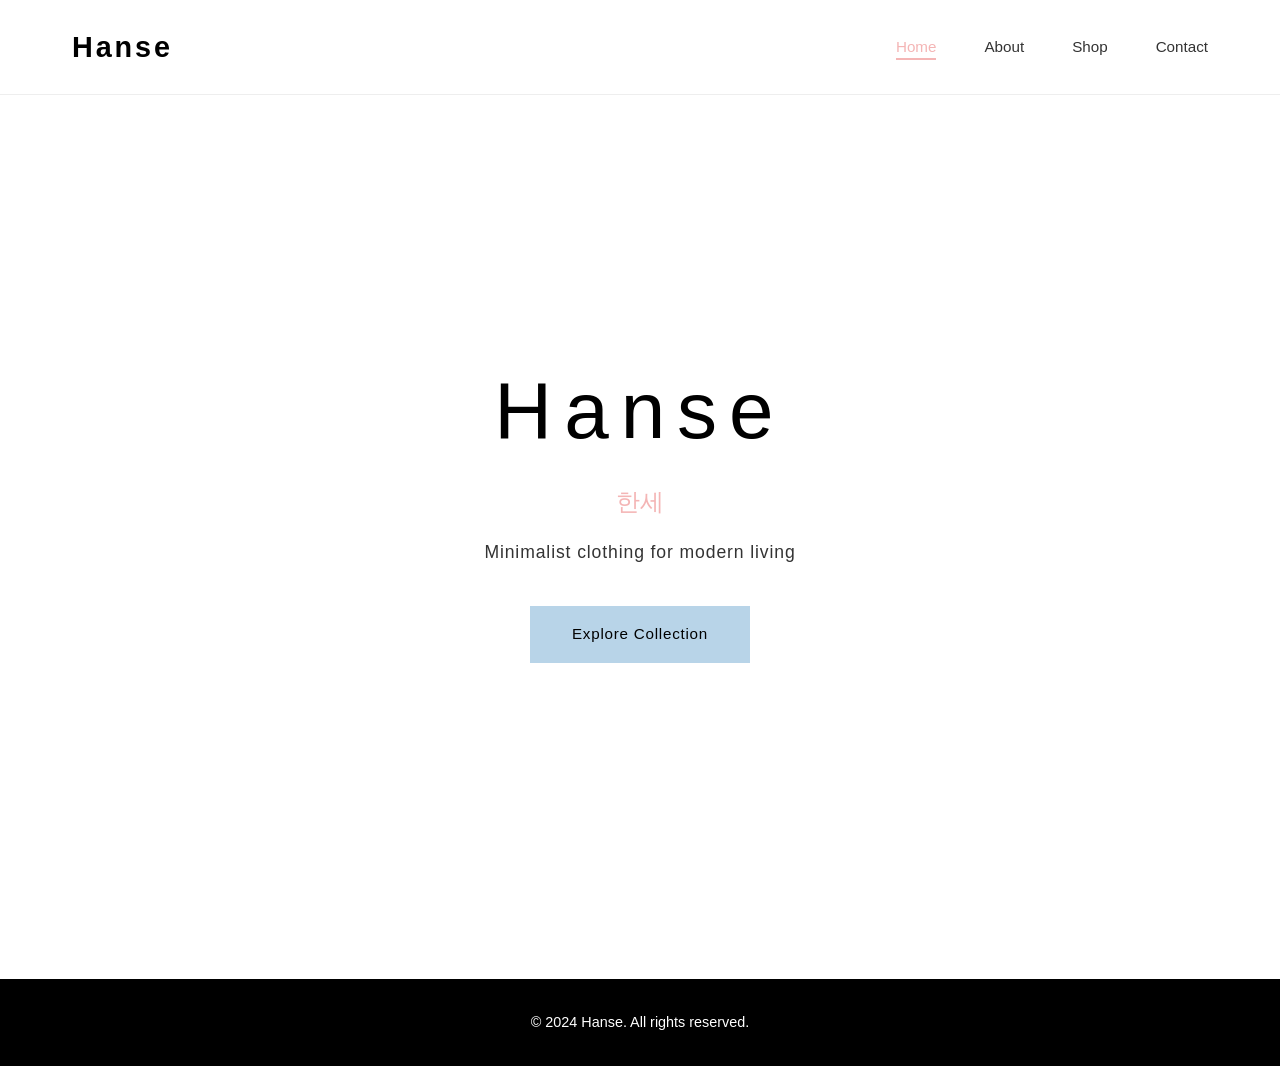
<file: index.html>
<!DOCTYPE html>
<html lang="en">
<head>
    <meta charset="UTF-8">
    <meta name="viewport" content="width=device-width, initial-scale=1.0">
    <title>Hanse - 한세</title>
    <link rel="stylesheet" href="styles.css">
</head>
<body>
    <!-- Navigation -->
    <nav class="navbar">
        <div class="nav-container">
            <div class="logo">Hanse</div>
            <ul class="nav-menu">
                <li><a href="index.html" class="nav-link active">Home</a></li>
                <li><a href="about.html" class="nav-link">About</a></li>
                <li><a href="shop.html" class="nav-link">Shop</a></li>
                <li><a href="contact.html" class="nav-link">Contact</a></li>
            </ul>
        </div>
    </nav>

    <!-- Home Page Content -->
    <main class="home-section">
        <div class="hero">
            <h1>Hanse</h1>
            <p class="subtitle">한세</p>
            <p class="tagline">Minimalist clothing for modern living</p>
            <a href="shop.html" class="cta-button">Explore Collection</a>
        </div>
    </main>

    <!-- Footer -->
    <footer class="footer">
        <p>&copy; 2024 Hanse. All rights reserved.</p>
    </footer>
</body>
</html>
</file>
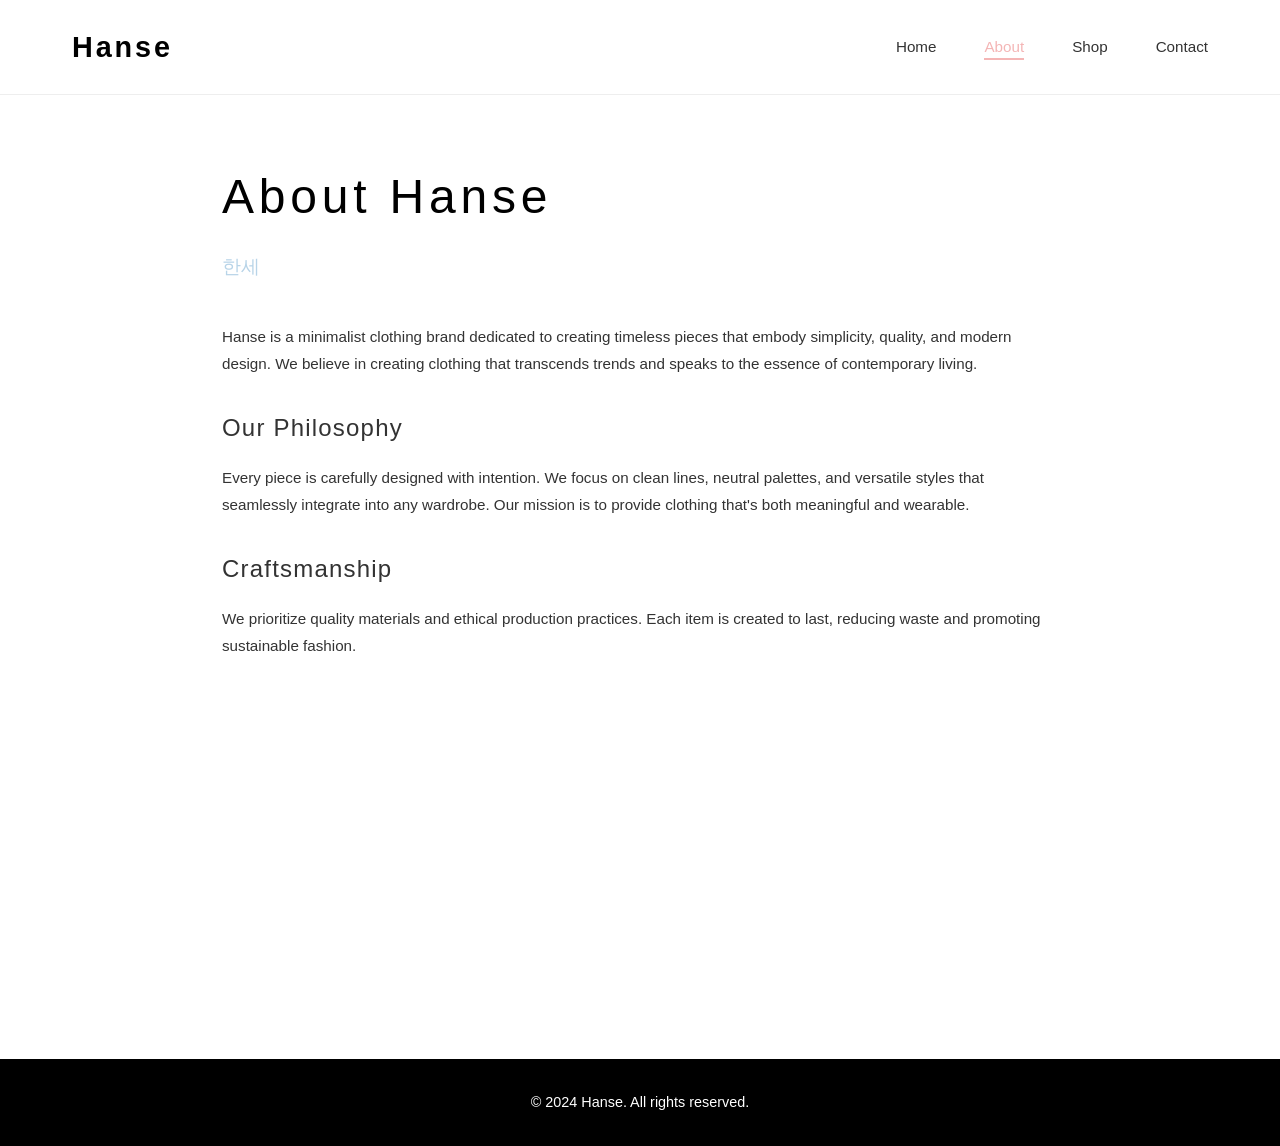
<file: about.html>
<!DOCTYPE html>
<html lang="en">
<head>
    <meta charset="UTF-8">
    <meta name="viewport" content="width=device-width, initial-scale=1.0">
    <title>About - Hanse</title>
    <link rel="stylesheet" href="styles.css">
</head>
<body>
    <!-- Navigation -->
    <nav class="navbar">
        <div class="nav-container">
            <div class="logo">Hanse</div>
            <ul class="nav-menu">
                <li><a href="index.html" class="nav-link">Home</a></li>
                <li><a href="about.html" class="nav-link active">About</a></li>
                <li><a href="shop.html" class="nav-link">Shop</a></li>
                <li><a href="contact.html" class="nav-link">Contact</a></li>
            </ul>
        </div>
    </nav>

    <!-- About Page Content -->
    <main class="about-section">
        <div class="content-container">
            <h1>About Hanse</h1>
            <p class="intro">한세</p>
            
            <div class="about-content">
                <p>
                    Hanse is a minimalist clothing brand dedicated to creating timeless pieces that embody simplicity, quality, and modern design. We believe in creating clothing that transcends trends and speaks to the essence of contemporary living.
                </p>
                
                <h2>Our Philosophy</h2>
                <p>
                    Every piece is carefully designed with intention. We focus on clean lines, neutral palettes, and versatile styles that seamlessly integrate into any wardrobe. Our mission is to provide clothing that's both meaningful and wearable.
                </p>
                
                <h2>Craftsmanship</h2>
                <p>
                    We prioritize quality materials and ethical production practices. Each item is created to last, reducing waste and promoting sustainable fashion.
                </p>
            </div>
        </div>
    </main>

    <!-- Footer -->
    <footer class="footer">
        <p>&copy; 2024 Hanse. All rights reserved.</p>
    </footer>
</body>
</html>
</file>
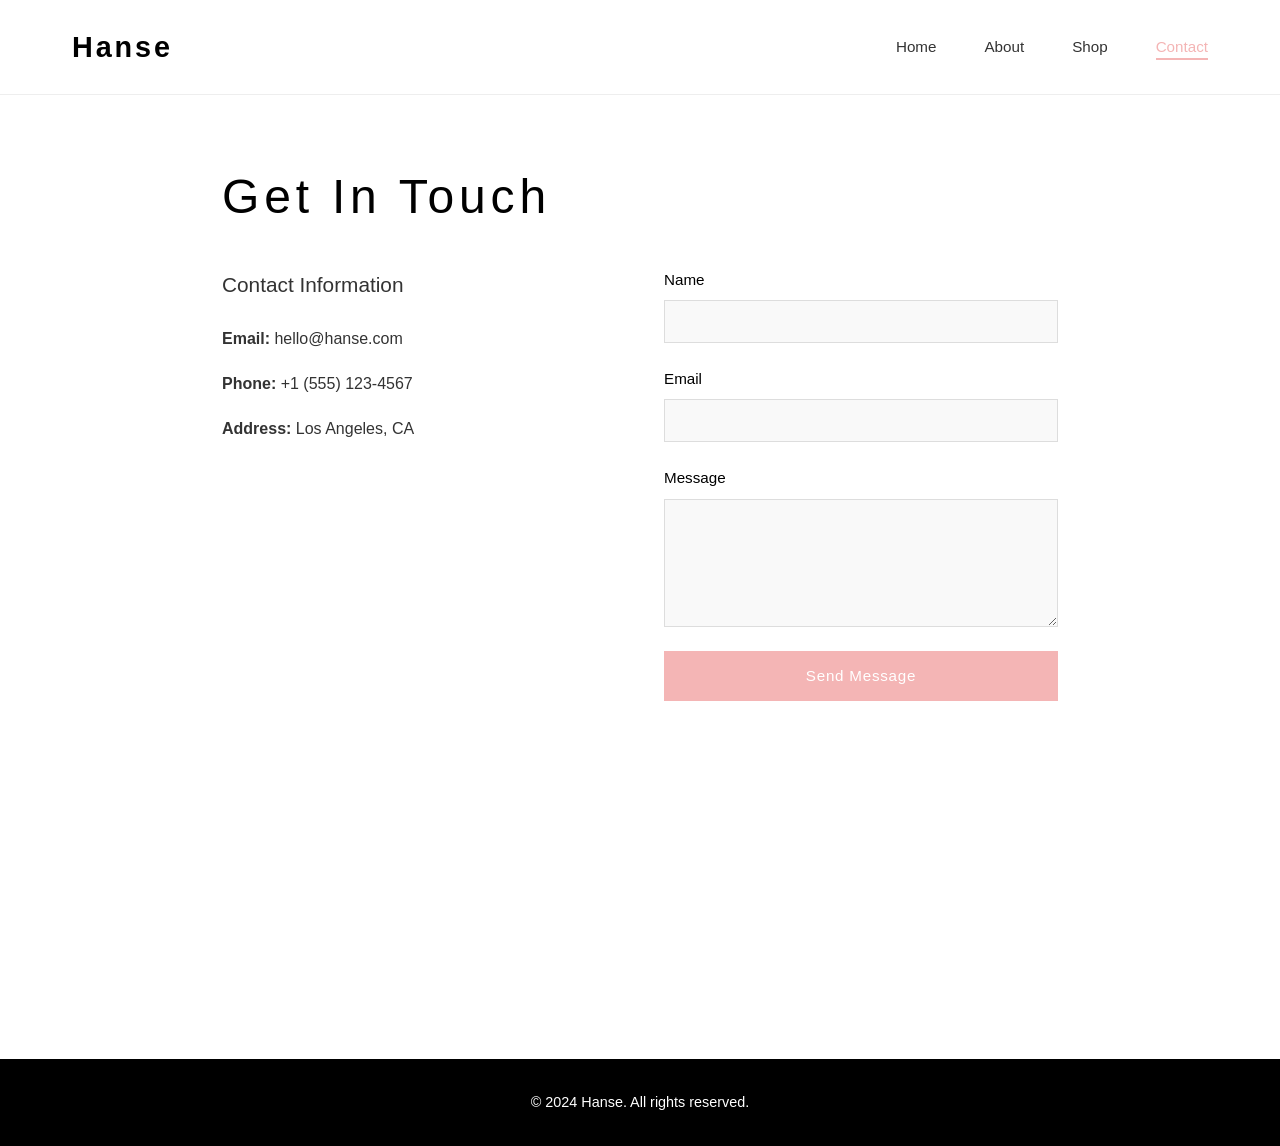
<file: contact.html>
<!DOCTYPE html>
<html lang="en">
<head>
    <meta charset="UTF-8">
    <meta name="viewport" content="width=device-width, initial-scale=1.0">
    <title>Contact - Hanse</title>
    <link rel="stylesheet" href="styles.css">
</head>
<body>
    <!-- Navigation -->
    <nav class="navbar">
        <div class="nav-container">
            <div class="logo">Hanse</div>
            <ul class="nav-menu">
                <li><a href="index.html" class="nav-link">Home</a></li>
                <li><a href="about.html" class="nav-link">About</a></li>
                <li><a href="shop.html" class="nav-link">Shop</a></li>
                <li><a href="contact.html" class="nav-link active">Contact</a></li>
            </ul>
        </div>
    </nav>

    <!-- Contact Page Content -->
    <main class="contact-section">
        <div class="content-container">
            <h1>Get In Touch</h1>
            
            <div class="contact-content">
                <div class="contact-info">
                    <h2>Contact Information</h2>
                    <p><strong>Email:</strong> hello@hanse.com</p>
                    <p><strong>Phone:</strong> +1 (555) 123-4567</p>
                    <p><strong>Address:</strong> Los Angeles, CA</p>
                </div>
                
                <form class="contact-form">
                    <div class="form-group">
                        <label for="name">Name</label>
                        <input type="text" id="name" name="name" required>
                    </div>
                    
                    <div class="form-group">
                        <label for="email">Email</label>
                        <input type="email" id="email" name="email" required>
                    </div>
                    
                    <div class="form-group">
                        <label for="message">Message</label>
                        <textarea id="message" name="message" rows="6" required></textarea>
                    </div>
                    
                    <button type="submit" class="submit-button">Send Message</button>
                </form>
            </div>
        </div>
    </main>

    <!-- Footer -->
    <footer class="footer">
        <p>&copy; 2024 Hanse. All rights reserved.</p>
    </footer>
</body>
</html>
</file>
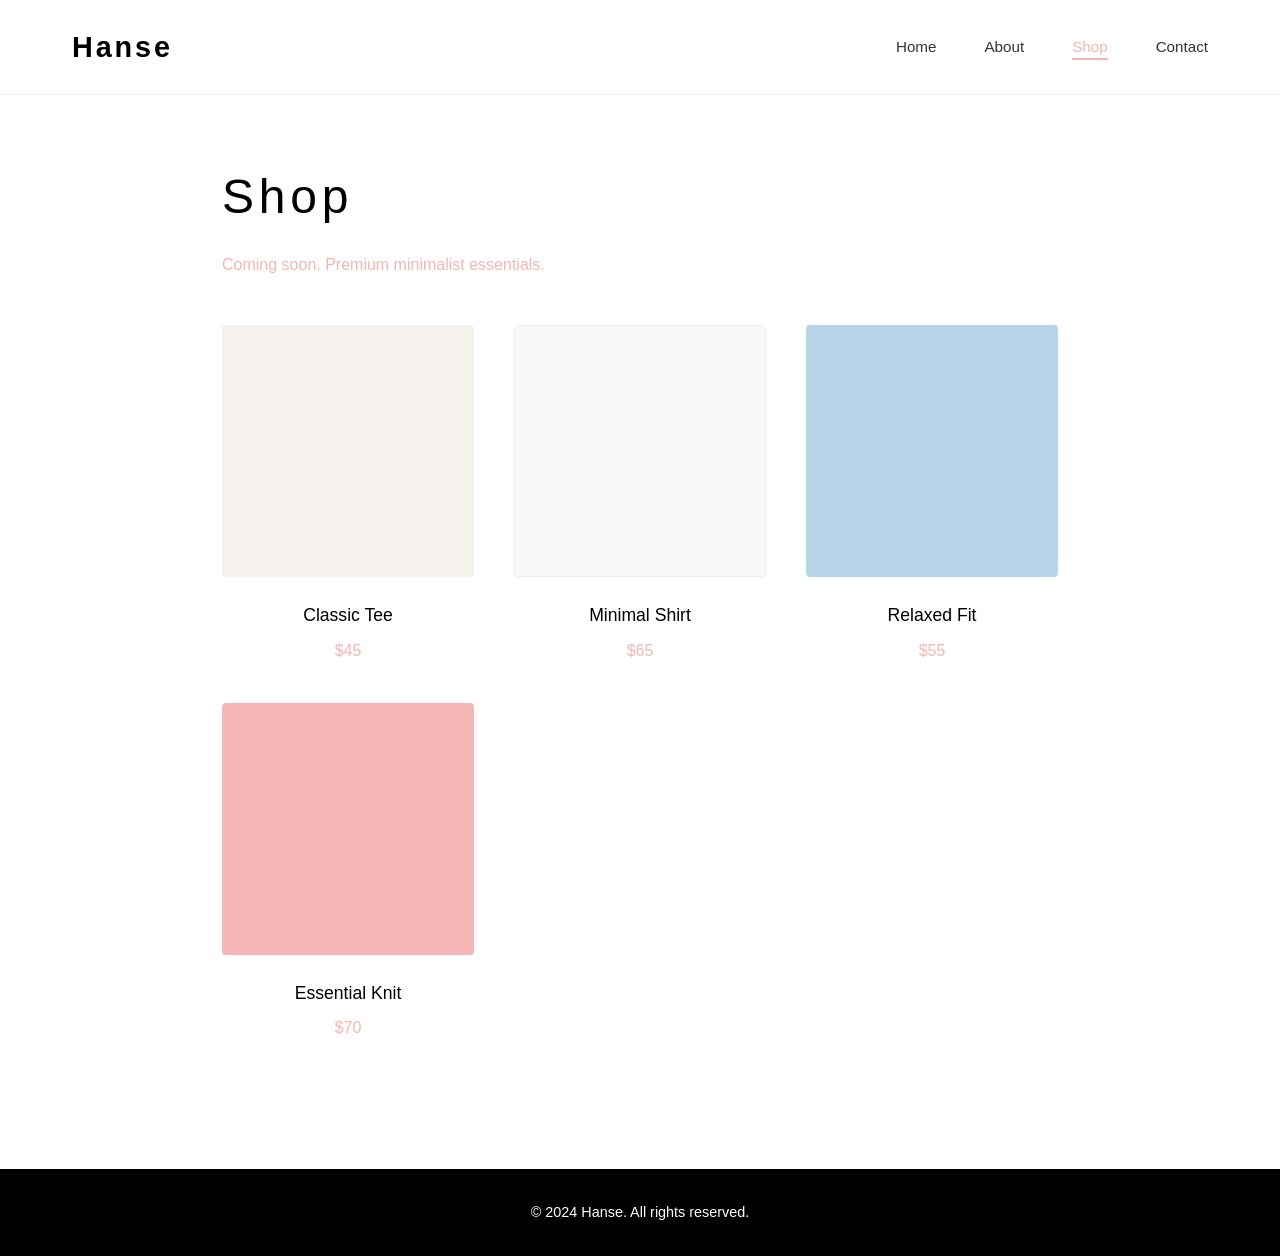
<file: shop.html>
<!DOCTYPE html>
<html lang="en">
<head>
    <meta charset="UTF-8">
    <meta name="viewport" content="width=device-width, initial-scale=1.0">
    <title>Shop - Hanse</title>
    <link rel="stylesheet" href="styles.css">
</head>
<body>
    <!-- Navigation -->
    <nav class="navbar">
        <div class="nav-container">
            <div class="logo">Hanse</div>
            <ul class="nav-menu">
                <li><a href="index.html" class="nav-link">Home</a></li>
                <li><a href="about.html" class="nav-link">About</a></li>
                <li><a href="shop.html" class="nav-link active">Shop</a></li>
                <li><a href="contact.html" class="nav-link">Contact</a></li>
            </ul>
        </div>
    </nav>

    <!-- Shop Page Content -->
    <main class="shop-section">
        <div class="content-container">
            <h1>Shop</h1>
            <p class="section-subtitle">Coming soon. Premium minimalist essentials.</p>
            
            <div class="shop-grid">
                <!-- Product Card 1 -->
                <div class="product-card">
                    <div class="product-image beige-bg"></div>
                    <h3>Classic Tee</h3>
                    <p class="price">$45</p>
                </div>
                
                <!-- Product Card 2 -->
                <div class="product-card">
                    <div class="product-image white-bg"></div>
                    <h3>Minimal Shirt</h3>
                    <p class="price">$65</p>
                </div>
                
                <!-- Product Card 3 -->
                <div class="product-card">
                    <div class="product-image pastel-blue-bg"></div>
                    <h3>Relaxed Fit</h3>
                    <p class="price">$55</p>
                </div>
                
                <!-- Product Card 4 -->
                <div class="product-card">
                    <div class="product-image pastel-red-bg"></div>
                    <h3>Essential Knit</h3>
                    <p class="price">$70</p>
                </div>
            </div>
        </div>
    </main>

    <!-- Footer -->
    <footer class="footer">
        <p>&copy; 2024 Hanse. All rights reserved.</p>
    </footer>
</body>
</html>
</file>
<file: styles.css>
/* ============================================
   Color Palette
   ============================================ */
:root {
    --white: #ffffff;
    --black: #000000;
    --beige: #f5f1ed;
    --pastel-red: #f4b5b5;
    --pastel-blue: #b8d4e8;
    --gray-light: #f9f9f9;
    --gray-dark: #333333;
}

/* ============================================
   Global Styles
   ============================================ */
* {
    margin: 0;
    padding: 0;
    box-sizing: border-box;
}

html {
    scroll-behavior: smooth;
}

body {
    font-family: -apple-system, BlinkMacSystemFont, 'Segoe UI', Roboto, 'Helvetica Neue', Arial, sans-serif;
    background-color: var(--white);
    color: var(--gray-dark);
    line-height: 1.6;
}

/* ============================================
   Navigation
   ============================================ */
.navbar {
    background-color: var(--white);
    border-bottom: 1px solid #eee;
    position: sticky;
    top: 0;
    z-index: 100;
}

.nav-container {
    max-width: 1200px;
    margin: 0 auto;
    padding: 1.5rem 2rem;
    display: flex;
    justify-content: space-between;
    align-items: center;
}

.logo {
    font-size: 1.8rem;
    font-weight: 600;
    color: var(--black);
    letter-spacing: 0.1em;
}

.nav-menu {
    display: flex;
    list-style: none;
    gap: 3rem;
}

.nav-link {
    text-decoration: none;
    color: var(--gray-dark);
    font-size: 0.95rem;
    font-weight: 500;
    transition: color 0.3s ease;
    position: relative;
}

.nav-link:hover {
    color: var(--pastel-red);
}

.nav-link.active {
    color: var(--pastel-red);
}

.nav-link.active::after {
    content: '';
    position: absolute;
    bottom: -5px;
    left: 0;
    width: 100%;
    height: 2px;
    background-color: var(--pastel-red);
}

/* ============================================
   Home Section
   ============================================ */
.home-section {
    min-height: calc(100vh - 80px);
    display: flex;
    align-items: center;
    justify-content: center;
    background: var(--white);
}

.hero {
    text-align: center;
    padding: 2rem;
}

.hero h1 {
    font-size: 5rem;
    font-weight: 300;
    letter-spacing: 0.15em;
    color: var(--black);
    margin-bottom: 0.5rem;
}

.subtitle {
    font-size: 1.5rem;
    color: var(--pastel-red);
    margin-bottom: 1rem;
    font-weight: 300;
}

.tagline {
    font-size: 1.1rem;
    color: var(--gray-dark);
    margin-bottom: 2.5rem;
    font-weight: 300;
    letter-spacing: 0.05em;
}

.cta-button {
    display: inline-block;
    padding: 0.9rem 2.5rem;
    background-color: var(--pastel-blue);
    color: var(--black);
    text-decoration: none;
    font-weight: 500;
    font-size: 0.95rem;
    border: 2px solid var(--pastel-blue);
    transition: all 0.3s ease;
    letter-spacing: 0.05em;
}

.cta-button:hover {
    background-color: var(--white);
    border-color: var(--pastel-blue);
    color: var(--black);
}

.brand-logo {
    display: block;
    margin: 0 auto 1.2rem auto;
    max-width: 80px;
    max-height: 80px;
    width: 100%;
    height: auto;
}

/* ============================================
   Content Container
   ============================================ */
.content-container {
    max-width: 900px;
    margin: 0 auto;
    padding: 4rem 2rem;
}

.content-container h1 {
    font-size: 3rem;
    font-weight: 300;
    letter-spacing: 0.1em;
    margin-bottom: 1rem;
    color: var(--black);
}

.section-subtitle {
    color: var(--pastel-red);
    font-size: 1rem;
    margin-bottom: 3rem;
    font-weight: 300;
}

/* ============================================
   About Section
   ============================================ */
.about-section {
    background-color: var(--white);
    min-height: 100vh;
}

.about-content {
    margin-top: 2.5rem;
}

.about-content p {
    margin-bottom: 1.5rem;
    line-height: 1.8;
    font-size: 0.95rem;
    color: var(--gray-dark);
}

.about-content h2 {
    font-size: 1.5rem;
    font-weight: 400;
    margin-top: 2rem;
    margin-bottom: 1rem;
    letter-spacing: 0.05em;
}

.intro {
    font-size: 1.2rem;
    color: var(--pastel-blue);
    margin-bottom: 2rem;
}

/* ============================================
   Shop Section
   ============================================ */
.shop-section {
    background-color: var(--white);
    min-height: 100vh;
}

.shop-grid {
    display: grid;
    grid-template-columns: repeat(auto-fit, minmax(250px, 1fr));
    gap: 2.5rem;
    margin-top: 3rem;
}

.product-card {
    text-align: center;
    transition: transform 0.3s ease;
}

.product-card:hover {
    transform: translateY(-5px);
}

.product-image {
    width: 100%;
    aspect-ratio: 1;
    margin-bottom: 1.5rem;
    border-radius: 4px;
    transition: transform 0.3s ease;
}

.product-card:hover .product-image {
    transform: scale(1.02);
}

.beige-bg {
    background-color: var(--beige);
}

.white-bg {
    background-color: var(--gray-light);
    border: 1px solid #eee;
}

.pastel-blue-bg {
    background-color: var(--pastel-blue);
}

.pastel-red-bg {
    background-color: var(--pastel-red);
}

.product-card h3 {
    font-size: 1.1rem;
    font-weight: 500;
    margin-bottom: 0.5rem;
    color: var(--black);
}

.price {
    font-size: 1rem;
    color: var(--pastel-red);
    font-weight: 500;
}

/* ============================================
   Contact Section
   ============================================ */
.contact-section {
    background-color: var(--white);
    min-height: 100vh;
}

.contact-content {
    display: grid;
    grid-template-columns: 1fr 1fr;
    gap: 3rem;
    margin-top: 2rem;
}

.contact-info h2 {
    font-size: 1.3rem;
    font-weight: 400;
    margin-bottom: 1.5rem;
}

.contact-info p {
    margin-bottom: 1rem;
    line-height: 1.8;
    color: var(--gray-dark);
}

/* ============================================
   Contact Form
   ============================================ */
.contact-form {
    display: flex;
    flex-direction: column;
    gap: 1.5rem;
}

.form-group {
    display: flex;
    flex-direction: column;
}

.form-group label {
    font-weight: 500;
    margin-bottom: 0.5rem;
    color: var(--black);
    font-size: 0.95rem;
}

.form-group input,
.form-group textarea {
    border: 1px solid #ddd;
    padding: 0.75rem;
    font-family: inherit;
    font-size: 0.95rem;
    background-color: var(--gray-light);
    color: var(--gray-dark);
    transition: border-color 0.3s ease;
}

.form-group input:focus,
.form-group textarea:focus {
    outline: none;
    border-color: var(--pastel-blue);
    background-color: var(--white);
}

.submit-button {
    padding: 0.9rem 1.5rem;
    background-color: var(--pastel-red);
    color: var(--white);
    border: 2px solid var(--pastel-red);
    font-weight: 500;
    cursor: pointer;
    transition: all 0.3s ease;
    font-size: 0.95rem;
    letter-spacing: 0.05em;
}

.submit-button:hover {
    background-color: var(--white);
    color: var(--pastel-red);
}

/* ============================================
   Footer
   ============================================ */
.footer {
    background-color: var(--black);
    color: var(--white);
    text-align: center;
    padding: 2rem;
    margin-top: 4rem;
    font-size: 0.9rem;
}

/* ============================================
   Responsive Design
   ============================================ */
@media (max-width: 768px) {
    .nav-menu {
        gap: 1.5rem;
    }

    .nav-link {
        font-size: 0.85rem;
    }

    .hero h1 {
        font-size: 2.5rem;
    }

    .hero {
        padding: 2rem 1rem;
    }

    .subtitle {
        font-size: 1.2rem;
    }

    .tagline {
        font-size: 0.95rem;
        margin-bottom: 1.5rem;
    }

    .content-container h1 {
        font-size: 2rem;
    }

    .contact-content {
        grid-template-columns: 1fr;
        gap: 2rem;
    }

    .shop-grid {
        grid-template-columns: repeat(auto-fit, minmax(150px, 1fr));
        gap: 1.5rem;
    }

    .nav-container {
        padding: 1rem 1.5rem;
    }

    .logo {
        font-size: 1.3rem;
    }
}

@media (max-width: 480px) {
    .hero h1 {
        font-size: 1.8rem;
    }

    .nav-menu {
        gap: 0.8rem;
    }

    .nav-link {
        font-size: 0.75rem;
    }

    .tagline {
        font-size: 0.85rem;
    }

    .content-container h1 {
        font-size: 1.5rem;
    }

    .cta-button {
        padding: 0.7rem 1.5rem;
        font-size: 0.85rem;
    }
}
</file>
